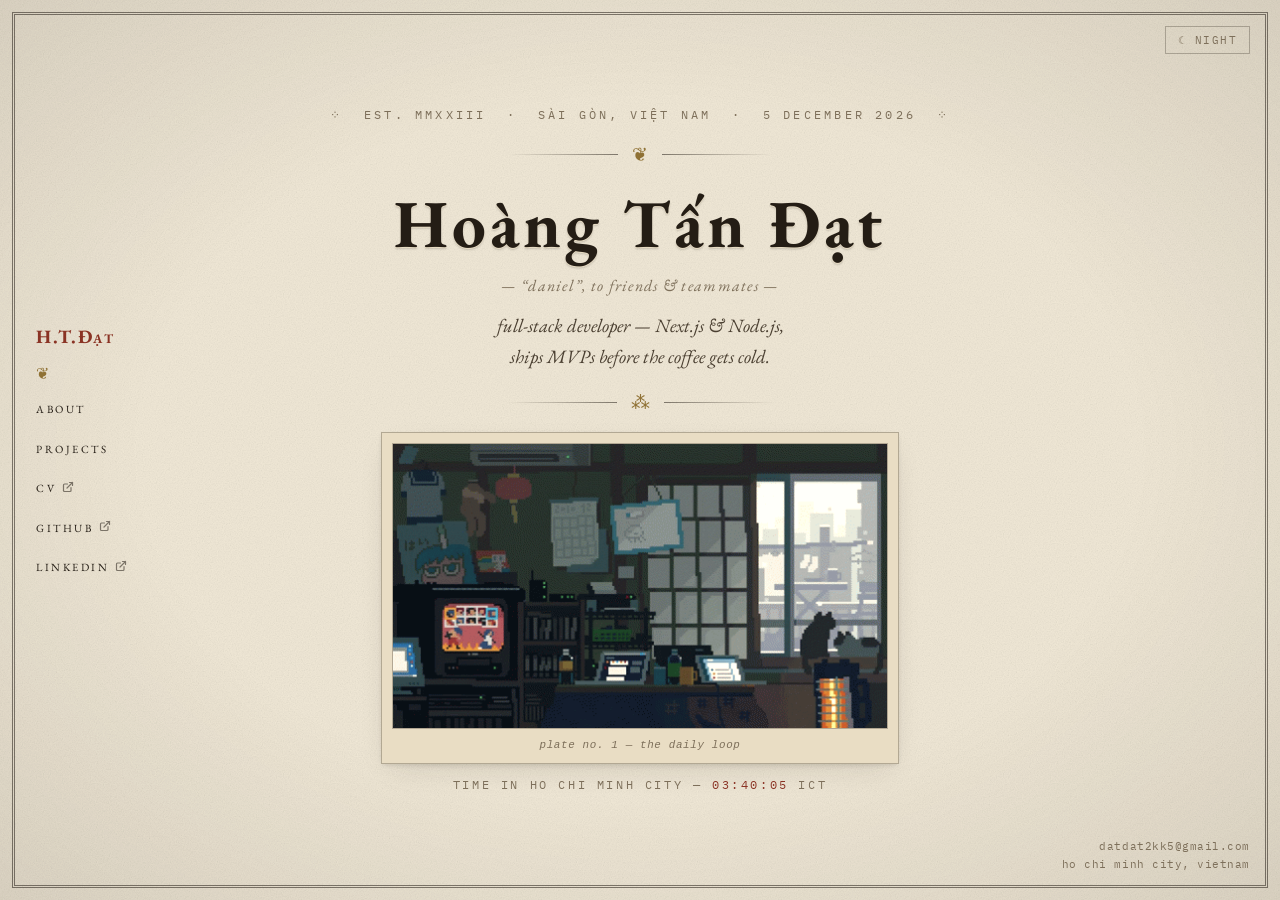
<file: index.html>
<!DOCTYPE html>
<html lang="en">
<head>
<meta charset="utf-8">
<meta name="viewport" content="width=device-width, initial-scale=1">

<title>Hoàng Tấn Đạt — Software Engineer</title>
<meta name="description" content="Hoàng Tấn Đạt — full-stack developer specializing in Next.js and Node.js, based in Ho Chi Minh City. Builder of GU.AI and HistoryTalk. Field notes of a developer.">
<meta name="author" content="Hoàng Tấn Đạt">
<link rel="canonical" href="https://dathoang1412.github.io/">

<meta property="og:type" content="website">
<meta property="og:title" content="Hoàng Tấn Đạt — Software Engineer">
<meta property="og:description" content="Field notes of a software engineer in Ho Chi Minh City.">
<meta property="og:url" content="https://dathoang1412.github.io/">
<meta property="og:image" content="https://dathoang1412.github.io/assets/images/avatar.jpg">
<meta name="twitter:card" content="summary_large_image">

<script type="application/ld+json">
{
  "@context": "https://schema.org",
  "@type": "Person",
  "name": "Hoàng Tấn Đạt",
  "alternateName": ["Hoang Tan Dat", "Daniel"],
  "url": "https://dathoang1412.github.io/",
  "jobTitle": "Software Engineering Student",
  "affiliation": { "@type": "CollegeOrUniversity", "name": "FPT University, Ho Chi Minh City" },
  "address": { "@type": "PostalAddress", "addressLocality": "Ho Chi Minh City", "addressCountry": "VN" },
  "sameAs": [
    "https://github.com/dathoang1412",
    "https://linkedin.com/in/dathoang1412"
  ]
}
</script>

<script>(function(){try{var t=localStorage.getItem("theme");if(t==="dark"||(!t&&matchMedia("(prefers-color-scheme: dark)").matches))document.documentElement.classList.add("dark")}catch(e){}})();</script>

<link rel="preload" href="assets/fonts/ebgaramond-400to800-normal-latin.woff2" as="font" type="font/woff2" crossorigin>
<link rel="preload" href="assets/fonts/ebgaramond-400to800-normal-vietnamese.woff2" as="font" type="font/woff2" crossorigin>
<link rel="preload" href="assets/fonts/ebgaramond-400to800-italic-latin.woff2" as="font" type="font/woff2" crossorigin>
<link rel="preload" href="assets/fonts/ebgaramond-400to800-italic-vietnamese.woff2" as="font" type="font/woff2" crossorigin>
<link rel="preload" href="assets/fonts/ibmplexmono-400-normal-latin.woff2" as="font" type="font/woff2" crossorigin>
<link rel="preload" href="assets/fonts/ibmplexmono-400-normal-vietnamese.woff2" as="font" type="font/woff2" crossorigin>
<link rel="stylesheet" href="assets/css/fonts.css">
<link rel="stylesheet" href="assets/css/style.css">

<link rel="icon" href="data:image/svg+xml,%3Csvg xmlns='http://www.w3.org/2000/svg' viewBox='0 0 100 100'%3E%3Ctext y='.9em' font-size='90'%3E%E2%9D%A6%3C/text%3E%3C/svg%3E">
</head>

<body class="home">

<div class="frame" aria-hidden="true"></div>
<button class="lamp" type="button" aria-label="Toggle day / night theme">☾ night</button>

<nav class="side-nav" aria-label="Main">
  <a class="brand" href="index.html" aria-current="page">H.T.Đạt</a>
  <span class="side-orn" aria-hidden="true">❦</span>
  <a href="about.html">about</a>
  <a href="projects.html">projects</a>
  <a href="https://dathoang1412.github.io/assets/cv.pdf" target="_blank" rel="noopener">cv</a>
  <a href="https://github.com/dathoang1412" target="_blank" rel="noopener">github</a>
  <a href="https://linkedin.com/in/dathoang1412" target="_blank" rel="noopener">linkedin</a>
</nav>

<main class="title-page">
  <div class="inner">

    <p class="epigraph rise" style="--d:.05s">⁘ &nbsp;est. mmxxiii &nbsp;·&nbsp; sài gòn, việt nam &nbsp;·&nbsp; <span id="today"></span>&nbsp; ⁘</p>

    <div class="orn rise" style="--d:.15s" aria-hidden="true">❦</div>

    <h1 class="display-name rise" style="--d:.25s">Hoàng Tấn Đạt</h1>

    <p class="aka rise" style="--d:.32s">— “daniel”, to friends &amp; teammates —</p>

    <p class="tagline rise" style="--d:.4s">full-stack developer — Next.js &amp; Node.js,<br>
    ships MVPs before the coffee gets cold.</p>

    <div class="orn rise" style="--d:.5s" aria-hidden="true">⁂</div>

    <figure class="plate rise" style="--d:.6s">
      <img src="assets/images/banner.gif" width="498" height="286" alt="Animated scene — the daily loop of a developer">
      <figcaption>plate no. 1 — the daily loop</figcaption>
    </figure>

    <p class="clock-line rise" style="--d:.75s">
      time in ho chi minh city — <time id="clock">00:00:00</time> ict
    </p>

  </div>
</main>

<aside class="corner-note rise" style="--d:1s">
  <div><a href="mailto:datdat2kk5@gmail.com">datdat2kk5@gmail.com</a></div>
  <div>ho chi minh city, vietnam</div>
</aside>

<script src="assets/js/main.js"></script>
</body>
</html>
</file>
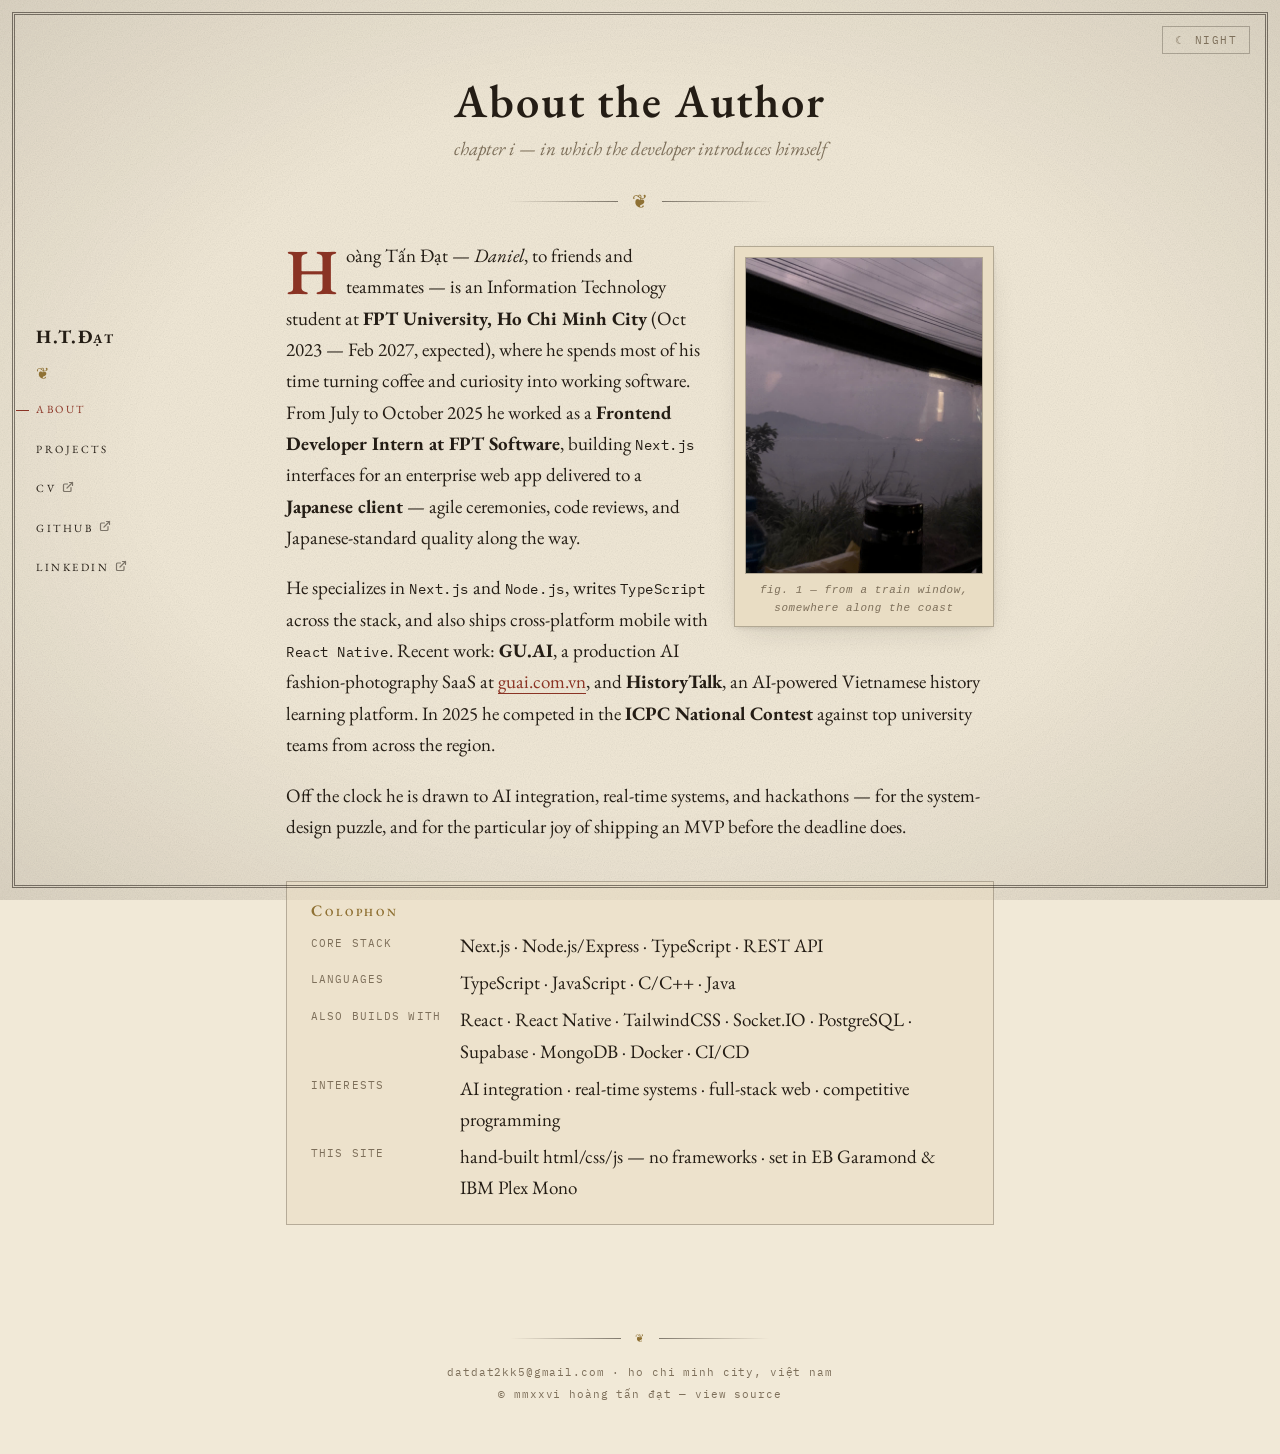
<file: about.html>
<!DOCTYPE html>
<html lang="en">
<head>
<meta charset="utf-8">
<meta name="viewport" content="width=device-width, initial-scale=1">

<title>About — Hoàng Tấn Đạt</title>
<meta name="description" content="About Hoàng Tấn Đạt — full-stack developer specializing in Next.js and Node.js, IT student at FPT University HCMC, former frontend intern at FPT Software, ICPC contestant.">
<meta name="author" content="Hoàng Tấn Đạt">
<link rel="canonical" href="https://dathoang1412.github.io/about.html">

<meta property="og:type" content="profile">
<meta property="og:title" content="About — Hoàng Tấn Đạt">
<meta property="og:description" content="Full-stack developer (Next.js, Node.js), IT student at FPT University HCMC, former frontend intern at FPT Software.">
<meta property="og:url" content="https://dathoang1412.github.io/about.html">
<meta property="og:image" content="https://dathoang1412.github.io/assets/images/avatar.jpg">
<meta name="twitter:card" content="summary_large_image">

<script>(function(){try{var t=localStorage.getItem("theme");if(t==="dark"||(!t&&matchMedia("(prefers-color-scheme: dark)").matches))document.documentElement.classList.add("dark")}catch(e){}})();</script>

<link rel="preload" href="assets/fonts/ebgaramond-400to800-normal-latin.woff2" as="font" type="font/woff2" crossorigin>
<link rel="preload" href="assets/fonts/ebgaramond-400to800-normal-vietnamese.woff2" as="font" type="font/woff2" crossorigin>
<link rel="preload" href="assets/fonts/ebgaramond-400to800-italic-latin.woff2" as="font" type="font/woff2" crossorigin>
<link rel="preload" href="assets/fonts/ebgaramond-400to800-italic-vietnamese.woff2" as="font" type="font/woff2" crossorigin>
<link rel="preload" href="assets/fonts/ibmplexmono-400-normal-latin.woff2" as="font" type="font/woff2" crossorigin>
<link rel="preload" href="assets/fonts/ibmplexmono-400-normal-vietnamese.woff2" as="font" type="font/woff2" crossorigin>
<link rel="stylesheet" href="assets/css/fonts.css">
<link rel="stylesheet" href="assets/css/style.css">

<link rel="icon" href="data:image/svg+xml,%3Csvg xmlns='http://www.w3.org/2000/svg' viewBox='0 0 100 100'%3E%3Ctext y='.9em' font-size='90'%3E%E2%9D%A6%3C/text%3E%3C/svg%3E">
</head>

<body>

<div class="frame" aria-hidden="true"></div>
<button class="lamp" type="button" aria-label="Toggle day / night theme">☾ night</button>

<nav class="side-nav" aria-label="Main">
  <a class="brand" href="index.html">H.T.Đạt</a>
  <span class="side-orn" aria-hidden="true">❦</span>
  <a href="about.html" aria-current="page">about</a>
  <a href="projects.html">projects</a>
  <a href="https://dathoang1412.github.io/assets/cv.pdf" target="_blank" rel="noopener">cv</a>
  <a href="https://github.com/dathoang1412" target="_blank" rel="noopener">github</a>
  <a href="https://linkedin.com/in/dathoang1412" target="_blank" rel="noopener">linkedin</a>
</nav>

<div class="sheet">

  <div class="page-title rise" style="--d:.1s">
    <h1>About the Author</h1>
    <p class="sub">chapter i — in which the developer introduces himself</p>
    <div class="orn" aria-hidden="true">❦</div>
  </div>

  <main>
    <figure class="plate portrait-wrap rise" style="--d:.2s">
      <img src="assets/images/avatar.jpg" width="960" height="1280" alt="View from a train window at dusk — mountains and mist near the Hải Vân pass">
      <figcaption>fig. 1 — from a train window, somewhere along the coast</figcaption>
    </figure>

    <p class="dropcap rise" style="--d:.3s">
      Hoàng Tấn Đạt — <em>Daniel</em>, to friends and teammates — is an
      Information Technology student at
      <strong>FPT University, Ho Chi Minh City</strong> (Oct 2023 — Feb 2027,
      expected), where he spends most of his time turning coffee and curiosity
      into working software. From July to October 2025 he worked as a
      <strong>Frontend Developer Intern at FPT Software</strong>, building
      <span class="mono">Next.js</span> interfaces for an enterprise web app
      delivered to a <strong>Japanese client</strong> — agile ceremonies, code
      reviews, and Japanese-standard quality along the way.
    </p>

    <p class="rise" style="--d:.4s">
      He specializes in <span class="mono">Next.js</span> and
      <span class="mono">Node.js</span>, writes <span class="mono">TypeScript</span>
      across the stack, and also ships cross-platform mobile with
      <span class="mono">React Native</span>. Recent work: <strong>GU.AI</strong>,
      a production AI fashion-photography SaaS at
      <a href="https://guai.com.vn" target="_blank" rel="noopener">guai.com.vn</a>,
      and <strong>HistoryTalk</strong>, an AI-powered Vietnamese history learning
      platform. In 2025 he competed in the <strong>ICPC National Contest</strong>
      against top university teams from across the region.
    </p>

    <p class="rise" style="--d:.5s">
      Off the clock he is drawn to AI integration, real-time systems, and
      hackathons — for the system-design puzzle, and for the particular joy of
      shipping an MVP before the deadline does.
    </p>

    <section class="colophon reveal" aria-label="Colophon">
      <h2>Colophon</h2>
      <dl>
        <dt>core stack</dt>
        <dd>Next.js · Node.js/Express · TypeScript · REST API</dd>
        <dt>languages</dt>
        <dd>TypeScript · JavaScript · C/C++ · Java</dd>
        <dt>also builds with</dt>
        <dd>React · React Native · TailwindCSS · Socket.IO · PostgreSQL · Supabase · MongoDB · Docker · CI/CD</dd>
        <dt>interests</dt>
        <dd>AI integration · real-time systems · full-stack web · competitive programming</dd>
        <dt>this site</dt>
        <dd>hand-built html/css/js — no frameworks · set in EB Garamond &amp; IBM Plex Mono</dd>
      </dl>
    </section>
  </main>

</div>

<footer class="footer">
  <div class="orn" aria-hidden="true">❦</div>
  <div><a href="mailto:datdat2kk5@gmail.com">datdat2kk5@gmail.com</a> · ho chi minh city, việt nam</div>
  <div>© mmxxvi hoàng tấn đạt — <a href="https://github.com/dathoang1412/dathoang1412.github.io" target="_blank" rel="noopener">view source</a></div>
</footer>

<script src="assets/js/main.js"></script>
</body>
</html>
</file>
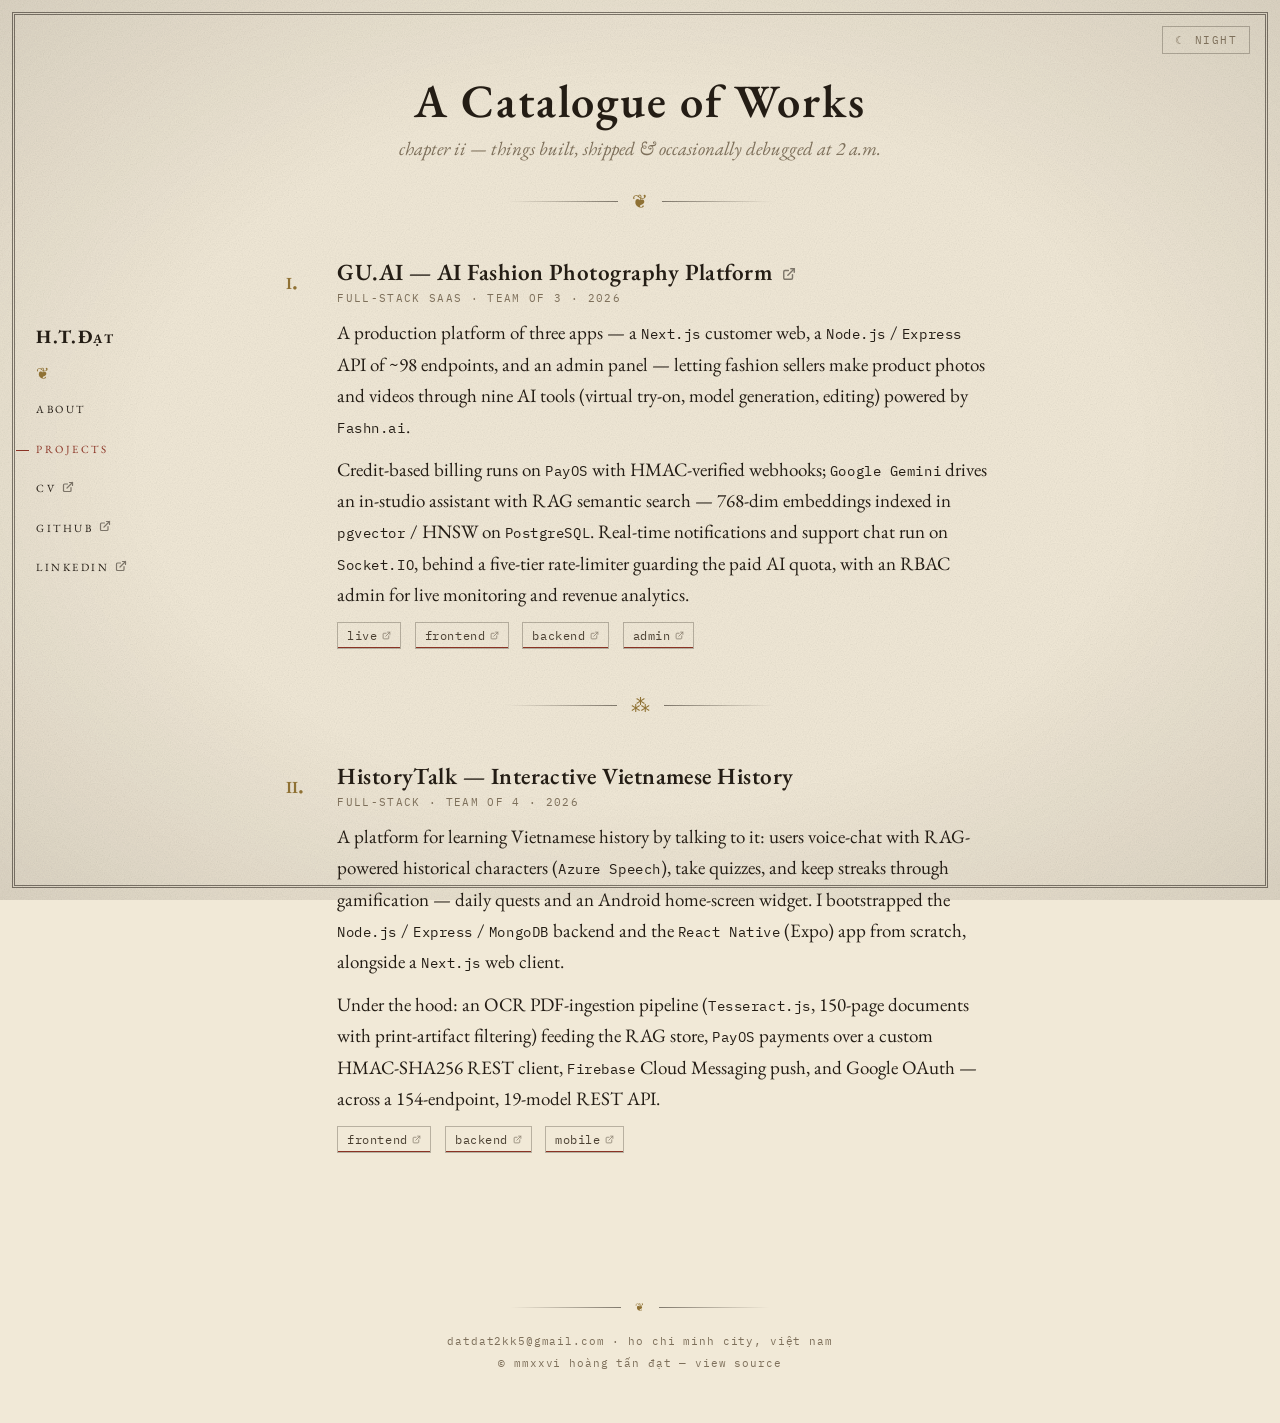
<file: projects.html>
<!DOCTYPE html>
<html lang="en">
<head>
<meta charset="utf-8">
<meta name="viewport" content="width=device-width, initial-scale=1">

<title>Projects — Hoàng Tấn Đạt</title>
<meta name="description" content="Projects by Hoàng Tấn Đạt: GU.AI, a production AI fashion photography SaaS (Next.js, Node.js), and HistoryTalk, an AI-powered Vietnamese history learning platform.">
<meta name="author" content="Hoàng Tấn Đạt">
<link rel="canonical" href="https://dathoang1412.github.io/projects.html">

<meta property="og:type" content="website">
<meta property="og:title" content="Projects — Hoàng Tấn Đạt">
<meta property="og:description" content="GU.AI — an AI fashion photography SaaS — and HistoryTalk, built on Next.js and Node.js.">
<meta property="og:url" content="https://dathoang1412.github.io/projects.html">
<meta property="og:image" content="https://dathoang1412.github.io/assets/images/avatar.jpg">
<meta name="twitter:card" content="summary_large_image">

<script>(function(){try{var t=localStorage.getItem("theme");if(t==="dark"||(!t&&matchMedia("(prefers-color-scheme: dark)").matches))document.documentElement.classList.add("dark")}catch(e){}})();</script>

<link rel="preload" href="assets/fonts/ebgaramond-400to800-normal-latin.woff2" as="font" type="font/woff2" crossorigin>
<link rel="preload" href="assets/fonts/ebgaramond-400to800-normal-vietnamese.woff2" as="font" type="font/woff2" crossorigin>
<link rel="preload" href="assets/fonts/ebgaramond-400to800-italic-latin.woff2" as="font" type="font/woff2" crossorigin>
<link rel="preload" href="assets/fonts/ebgaramond-400to800-italic-vietnamese.woff2" as="font" type="font/woff2" crossorigin>
<link rel="preload" href="assets/fonts/ibmplexmono-400-normal-latin.woff2" as="font" type="font/woff2" crossorigin>
<link rel="preload" href="assets/fonts/ibmplexmono-400-normal-vietnamese.woff2" as="font" type="font/woff2" crossorigin>
<link rel="stylesheet" href="assets/css/fonts.css">
<link rel="stylesheet" href="assets/css/style.css">

<link rel="icon" href="data:image/svg+xml,%3Csvg xmlns='http://www.w3.org/2000/svg' viewBox='0 0 100 100'%3E%3Ctext y='.9em' font-size='90'%3E%E2%9D%A6%3C/text%3E%3C/svg%3E">
</head>

<body>

<div class="frame" aria-hidden="true"></div>
<button class="lamp" type="button" aria-label="Toggle day / night theme">☾ night</button>

<nav class="side-nav" aria-label="Main">
  <a class="brand" href="index.html">H.T.Đạt</a>
  <span class="side-orn" aria-hidden="true">❦</span>
  <a href="about.html">about</a>
  <a href="projects.html" aria-current="page">projects</a>
  <a href="https://dathoang1412.github.io/assets/cv.pdf" target="_blank" rel="noopener">cv</a>
  <a href="https://github.com/dathoang1412" target="_blank" rel="noopener">github</a>
  <a href="https://linkedin.com/in/dathoang1412" target="_blank" rel="noopener">linkedin</a>
</nav>

<div class="sheet">

  <div class="page-title rise" style="--d:.1s">
    <h1>A Catalogue of Works</h1>
    <p class="sub">chapter ii — things built, shipped &amp; occasionally debugged at 2 a.m.</p>
    <div class="orn" aria-hidden="true">❦</div>
  </div>

  <main>

    <article class="entry reveal">
      <span class="numeral" aria-hidden="true">i.</span>
      <h2><a class="title-link" href="https://guai.com.vn" target="_blank" rel="noopener">GU.AI — AI Fashion Photography Platform</a></h2>
      <p class="when">full-stack saas · team of 3 · 2026</p>
      <p>
        A production platform of three apps — a <span class="mono">Next.js</span>
        customer web, a <span class="mono">Node.js</span> / <span class="mono">Express</span>
        API of ~98 endpoints, and an admin panel — letting fashion sellers make
        product photos and videos through nine AI tools (virtual try-on, model
        generation, editing) powered by <span class="mono">Fashn.ai</span>.
      </p>
      <p>
        Credit-based billing runs on <span class="mono">PayOS</span> with
        HMAC-verified webhooks; <span class="mono">Google Gemini</span> drives an
        in-studio assistant with RAG semantic search — 768-dim embeddings indexed
        in <span class="mono">pgvector</span> / HNSW on
        <span class="mono">PostgreSQL</span>. Real-time notifications and support
        chat run on <span class="mono">Socket.IO</span>, behind a five-tier
        rate-limiter guarding the paid AI quota, with an RBAC admin for live
        monitoring and revenue analytics.
      </p>
      <p class="refs">
        <a href="https://guai.com.vn" target="_blank" rel="noopener">live</a>
        <a href="https://github.com/GU-AI-enterprise/GU.AI-Frontend" target="_blank" rel="noopener">frontend</a>
        <a href="https://github.com/GU-AI-enterprise/GU.AI-Backend" target="_blank" rel="noopener">backend</a>
        <a href="https://github.com/GU-AI-enterprise/GU.AI-admin-panel" target="_blank" rel="noopener">admin</a>
      </p>
    </article>

    <div class="orn reveal" aria-hidden="true">⁂</div>

    <article class="entry reveal">
      <span class="numeral" aria-hidden="true">ii.</span>
      <h2>HistoryTalk — Interactive Vietnamese History</h2>
      <p class="when">full-stack · team of 4 · 2026</p>
      <p>
        A platform for learning Vietnamese history by talking to it: users
        voice-chat with RAG-powered historical characters (<span class="mono">Azure Speech</span>),
        take quizzes, and keep streaks through gamification — daily quests and an
        Android home-screen widget. I bootstrapped the
        <span class="mono">Node.js</span> / <span class="mono">Express</span> /
        <span class="mono">MongoDB</span> backend and the
        <span class="mono">React Native</span> (Expo) app from scratch, alongside
        a <span class="mono">Next.js</span> web client.
      </p>
      <p>
        Under the hood: an OCR PDF-ingestion pipeline
        (<span class="mono">Tesseract.js</span>, 150-page documents with
        print-artifact filtering) feeding the RAG store, <span class="mono">PayOS</span>
        payments over a custom HMAC-SHA256 REST client,
        <span class="mono">Firebase</span> Cloud Messaging push, and Google OAuth —
        across a 154-endpoint, 19-model REST API.
      </p>
      <p class="refs">
        <a href="https://github.com/CongThanh245/HistoryTalk-FE" target="_blank" rel="noopener">frontend</a>
        <a href="https://github.com/WDP301-HistoryTalk/wdp301-backend" target="_blank" rel="noopener">backend</a>
        <a href="https://github.com/WDP301-HistoryTalk/wdp301-mobile" target="_blank" rel="noopener">mobile</a>
      </p>
    </article>

  </main>

</div>

<footer class="footer">
  <div class="orn" aria-hidden="true">❦</div>
  <div><a href="mailto:datdat2kk5@gmail.com">datdat2kk5@gmail.com</a> · ho chi minh city, việt nam</div>
  <div>© mmxxvi hoàng tấn đạt — <a href="https://github.com/dathoang1412/dathoang1412.github.io" target="_blank" rel="noopener">view source</a></div>
</footer>

<script src="assets/js/main.js"></script>
</body>
</html>
</file>
<file: assets/css/fonts.css>
@font-face {
  font-family: 'EB Garamond';
  font-style: italic;
  font-weight: 400 800;
  font-display: optional;
  src: url('../fonts/ebgaramond-400to800-italic-vietnamese.woff2') format('woff2');
  unicode-range: U+0102-0103, U+0110-0111, U+0128-0129, U+0168-0169, U+01A0-01A1, U+01AF-01B0, U+0300-0301, U+0303-0304, U+0308-0309, U+0323, U+0329, U+1EA0-1EF9, U+20AB;
}
@font-face {
  font-family: 'EB Garamond';
  font-style: italic;
  font-weight: 400 800;
  font-display: optional;
  src: url('../fonts/ebgaramond-400to800-italic-latin-ext.woff2') format('woff2');
  unicode-range: U+0100-02BA, U+02BD-02C5, U+02C7-02CC, U+02CE-02D7, U+02DD-02FF, U+0304, U+0308, U+0329, U+1D00-1DBF, U+1E00-1E9F, U+1EF2-1EFF, U+2020, U+20A0-20AB, U+20AD-20C0, U+2113, U+2C60-2C7F, U+A720-A7FF;
}
@font-face {
  font-family: 'EB Garamond';
  font-style: italic;
  font-weight: 400 800;
  font-display: optional;
  src: url('../fonts/ebgaramond-400to800-italic-latin.woff2') format('woff2');
  unicode-range: U+0000-00FF, U+0131, U+0152-0153, U+02BB-02BC, U+02C6, U+02DA, U+02DC, U+0304, U+0308, U+0329, U+2000-206F, U+20AC, U+2122, U+2191, U+2193, U+2212, U+2215, U+FEFF, U+FFFD;
}
@font-face {
  font-family: 'EB Garamond';
  font-style: normal;
  font-weight: 400 800;
  font-display: optional;
  src: url('../fonts/ebgaramond-400to800-normal-vietnamese.woff2') format('woff2');
  unicode-range: U+0102-0103, U+0110-0111, U+0128-0129, U+0168-0169, U+01A0-01A1, U+01AF-01B0, U+0300-0301, U+0303-0304, U+0308-0309, U+0323, U+0329, U+1EA0-1EF9, U+20AB;
}
@font-face {
  font-family: 'EB Garamond';
  font-style: normal;
  font-weight: 400 800;
  font-display: optional;
  src: url('../fonts/ebgaramond-400to800-normal-latin-ext.woff2') format('woff2');
  unicode-range: U+0100-02BA, U+02BD-02C5, U+02C7-02CC, U+02CE-02D7, U+02DD-02FF, U+0304, U+0308, U+0329, U+1D00-1DBF, U+1E00-1E9F, U+1EF2-1EFF, U+2020, U+20A0-20AB, U+20AD-20C0, U+2113, U+2C60-2C7F, U+A720-A7FF;
}
@font-face {
  font-family: 'EB Garamond';
  font-style: normal;
  font-weight: 400 800;
  font-display: optional;
  src: url('../fonts/ebgaramond-400to800-normal-latin.woff2') format('woff2');
  unicode-range: U+0000-00FF, U+0131, U+0152-0153, U+02BB-02BC, U+02C6, U+02DA, U+02DC, U+0304, U+0308, U+0329, U+2000-206F, U+20AC, U+2122, U+2191, U+2193, U+2212, U+2215, U+FEFF, U+FFFD;
}
@font-face {
  font-family: 'IBM Plex Mono';
  font-style: italic;
  font-weight: 400;
  font-display: optional;
  src: url('../fonts/ibmplexmono-400-italic-vietnamese.woff2') format('woff2');
  unicode-range: U+0102-0103, U+0110-0111, U+0128-0129, U+0168-0169, U+01A0-01A1, U+01AF-01B0, U+0300-0301, U+0303-0304, U+0308-0309, U+0323, U+0329, U+1EA0-1EF9, U+20AB;
}
@font-face {
  font-family: 'IBM Plex Mono';
  font-style: italic;
  font-weight: 400;
  font-display: optional;
  src: url('../fonts/ibmplexmono-400-italic-latin-ext.woff2') format('woff2');
  unicode-range: U+0100-02BA, U+02BD-02C5, U+02C7-02CC, U+02CE-02D7, U+02DD-02FF, U+0304, U+0308, U+0329, U+1D00-1DBF, U+1E00-1E9F, U+1EF2-1EFF, U+2020, U+20A0-20AB, U+20AD-20C0, U+2113, U+2C60-2C7F, U+A720-A7FF;
}
@font-face {
  font-family: 'IBM Plex Mono';
  font-style: italic;
  font-weight: 400;
  font-display: optional;
  src: url('../fonts/ibmplexmono-400-italic-latin.woff2') format('woff2');
  unicode-range: U+0000-00FF, U+0131, U+0152-0153, U+02BB-02BC, U+02C6, U+02DA, U+02DC, U+0304, U+0308, U+0329, U+2000-206F, U+20AC, U+2122, U+2191, U+2193, U+2212, U+2215, U+FEFF, U+FFFD;
}
@font-face {
  font-family: 'IBM Plex Mono';
  font-style: normal;
  font-weight: 400;
  font-display: optional;
  src: url('../fonts/ibmplexmono-400-normal-vietnamese.woff2') format('woff2');
  unicode-range: U+0102-0103, U+0110-0111, U+0128-0129, U+0168-0169, U+01A0-01A1, U+01AF-01B0, U+0300-0301, U+0303-0304, U+0308-0309, U+0323, U+0329, U+1EA0-1EF9, U+20AB;
}
@font-face {
  font-family: 'IBM Plex Mono';
  font-style: normal;
  font-weight: 400;
  font-display: optional;
  src: url('../fonts/ibmplexmono-400-normal-latin-ext.woff2') format('woff2');
  unicode-range: U+0100-02BA, U+02BD-02C5, U+02C7-02CC, U+02CE-02D7, U+02DD-02FF, U+0304, U+0308, U+0329, U+1D00-1DBF, U+1E00-1E9F, U+1EF2-1EFF, U+2020, U+20A0-20AB, U+20AD-20C0, U+2113, U+2C60-2C7F, U+A720-A7FF;
}
@font-face {
  font-family: 'IBM Plex Mono';
  font-style: normal;
  font-weight: 400;
  font-display: optional;
  src: url('../fonts/ibmplexmono-400-normal-latin.woff2') format('woff2');
  unicode-range: U+0000-00FF, U+0131, U+0152-0153, U+02BB-02BC, U+02C6, U+02DA, U+02DC, U+0304, U+0308, U+0329, U+2000-206F, U+20AC, U+2122, U+2191, U+2193, U+2212, U+2215, U+FEFF, U+FFFD;
}
@font-face {
  font-family: 'IBM Plex Mono';
  font-style: normal;
  font-weight: 500;
  font-display: optional;
  src: url('../fonts/ibmplexmono-500-normal-vietnamese.woff2') format('woff2');
  unicode-range: U+0102-0103, U+0110-0111, U+0128-0129, U+0168-0169, U+01A0-01A1, U+01AF-01B0, U+0300-0301, U+0303-0304, U+0308-0309, U+0323, U+0329, U+1EA0-1EF9, U+20AB;
}
@font-face {
  font-family: 'IBM Plex Mono';
  font-style: normal;
  font-weight: 500;
  font-display: optional;
  src: url('../fonts/ibmplexmono-500-normal-latin-ext.woff2') format('woff2');
  unicode-range: U+0100-02BA, U+02BD-02C5, U+02C7-02CC, U+02CE-02D7, U+02DD-02FF, U+0304, U+0308, U+0329, U+1D00-1DBF, U+1E00-1E9F, U+1EF2-1EFF, U+2020, U+20A0-20AB, U+20AD-20C0, U+2113, U+2C60-2C7F, U+A720-A7FF;
}
@font-face {
  font-family: 'IBM Plex Mono';
  font-style: normal;
  font-weight: 500;
  font-display: optional;
  src: url('../fonts/ibmplexmono-500-normal-latin.woff2') format('woff2');
  unicode-range: U+0000-00FF, U+0131, U+0152-0153, U+02BB-02BC, U+02C6, U+02DA, U+02DC, U+0304, U+0308, U+0329, U+2000-206F, U+20AC, U+2122, U+2191, U+2193, U+2212, U+2215, U+FEFF, U+FFFD;
}
</file>
<file: assets/css/style.css>
/* ============================================================
   dathoang1412.github.io — "field notes of a software engineer"
   hand-built. no frameworks. set in EB Garamond & IBM Plex Mono.
   ============================================================ */

:root {
  --paper:        #f1e9d7;
  --paper-2:      #e9ddc4;
  --ink:          #241d15;
  --ink-soft:     #4a3f31;
  --muted:        #7d6f5a;
  --accent:       #8a3324;
  --gold:         #8f7134;
  --rule:         rgba(36, 29, 21, 0.28);
  --rule-strong:  rgba(36, 29, 21, 0.55);
  --shadow:       rgba(36, 29, 21, 0.18);
  --grain-alpha:  0.5;
  --vignette:     rgba(36, 29, 21, 0.1);

  --serif: "EB Garamond", "Times New Roman", Georgia, serif;
  --mono:  "IBM Plex Mono", Consolas, "Courier New", monospace;
}

:root.dark {
  --paper:        #17120d;
  --paper-2:      #211a13;
  --ink:          #e6d9bf;
  --ink-soft:     #c9b998;
  --muted:        #8d7d63;
  --accent:       #d0815a;
  --gold:         #b0894a;
  --rule:         rgba(230, 217, 191, 0.22);
  --rule-strong:  rgba(230, 217, 191, 0.45);
  --shadow:       rgba(0, 0, 0, 0.5);
  --grain-alpha:  0.3;
  --vignette:     rgba(0, 0, 0, 0.35);
}

/* ---------- base ---------- */

* { box-sizing: border-box; }

html { height: 100%; }

body {
  margin: 0;
  min-height: 100vh;
  background: var(--paper);
  color: var(--ink);
  font-family: var(--serif);
  font-size: 19px;
  line-height: 1.65;
  -webkit-font-smoothing: antialiased;
  overflow-x: hidden;
}

:root.theme-anim body,
:root.theme-anim body * {
  transition: background-color 0.5s ease, color 0.5s ease,
              border-color 0.5s ease, box-shadow 0.5s ease;
}

/* paper grain + candlelight vignette */
body::before {
  content: "";
  position: fixed;
  inset: 0;
  z-index: 1;
  pointer-events: none;
  opacity: var(--grain-alpha);
  mix-blend-mode: multiply;
  background-image: url("data:image/svg+xml,%3Csvg xmlns='http://www.w3.org/2000/svg' width='240' height='240'%3E%3Cfilter id='n'%3E%3CfeTurbulence type='fractalNoise' baseFrequency='0.85' numOctaves='2' stitchTiles='stitch'/%3E%3CfeColorMatrix type='saturate' values='0'/%3E%3C/filter%3E%3Crect width='100%25' height='100%25' filter='url(%23n)' opacity='0.4'/%3E%3C/svg%3E");
}

body::after {
  content: "";
  position: fixed;
  inset: 0;
  z-index: 1;
  pointer-events: none;
  background: radial-gradient(ellipse at center,
              transparent 55%, var(--vignette) 100%);
}

::selection { background: var(--accent); color: var(--paper); }

/* the double frame, like an old title page */
.frame {
  position: fixed;
  inset: 12px;
  z-index: 40;
  pointer-events: none;
  border: 3px double var(--rule-strong);
}

/* ---------- typography ---------- */

h1, h2, h3 { font-weight: 600; line-height: 1.15; margin: 0; }

a {
  color: var(--accent);
  text-decoration: none;
  position: relative;
}

.u, p a, li a {
  background-image: linear-gradient(var(--accent), var(--accent));
  background-repeat: no-repeat;
  background-size: 100% 1px;
  background-position: 0 100%;
}

.smallcaps {
  font-variant: small-caps;
  letter-spacing: 0.14em;
}

.mono {
  font-family: var(--mono);
  font-size: 0.72em;
  letter-spacing: 0.04em;
}

.muted { color: var(--muted); }

/* ornament divider: ——— ❦ ——— */
.orn {
  display: flex;
  align-items: center;
  gap: 14px;
  justify-content: center;
  color: var(--gold);
  margin: 1.4rem auto;
  user-select: none;
}
.orn::before, .orn::after {
  content: "";
  height: 1px;
  width: min(110px, 24vw);
  background: linear-gradient(90deg, transparent, var(--rule-strong));
}
.orn::after {
  background: linear-gradient(90deg, var(--rule-strong), transparent);
}

/* ---------- side nav: the book's spine, same on every page ---------- */

/* centered with top/bottom+margin, NOT transform —
   the .rise animation animates transform and would override it */
.side-nav {
  position: fixed;
  left: 36px;
  top: 0;
  bottom: 0;
  margin: auto 0;
  height: max-content;
  z-index: 41;
  display: flex;
  flex-direction: column;
  align-items: flex-start;
  gap: 0.85rem;
  font-variant: small-caps;
  letter-spacing: 0.16em;
  font-size: 0.98rem;
}

.side-nav .brand {
  font-weight: 700;
  font-size: 1.18rem;
  letter-spacing: 0.1em;
  color: var(--ink);
}

.side-nav .side-orn {
  color: var(--gold);
  user-select: none;
  line-height: 1;
}

.side-nav a {
  color: var(--ink);
  position: relative;
  transition: color 0.3s ease, transform 0.3s cubic-bezier(0.22, 1, 0.36, 1);
}

.side-nav a:not(.brand)::before {
  content: "";
  position: absolute;
  left: -20px;
  top: 58%;
  width: 13px;
  height: 1px;
  background: var(--accent);
  transform: scaleX(0);
  transform-origin: left;
  transition: transform 0.35s cubic-bezier(0.22, 1, 0.36, 1);
}

.side-nav a:hover,
.side-nav a:focus-visible,
.side-nav a[aria-current="page"] { color: var(--accent); }

.side-nav a:not(.brand):hover { transform: translateX(4px); }

.side-nav a:hover::before,
.side-nav a:focus-visible::before,
.side-nav a[aria-current="page"]::before { transform: scaleX(1); }

/* external links wear a small engraved arrow-box icon,
   drawn from an inline svg mask and inked with currentColor */
.side-nav a[target="_blank"]::after,
.entry .refs a::after,
.entry h2 .title-link::after {
  content: "";
  display: inline-block;
  width: 0.78em;
  height: 0.78em;
  margin-left: 0.4em;
  vertical-align: -0.06em;
  background-color: currentColor;
  opacity: 0.55;
  -webkit-mask: url("data:image/svg+xml,%3Csvg xmlns='http://www.w3.org/2000/svg' viewBox='0 0 24 24' fill='none' stroke='%23000' stroke-width='2.4' stroke-linecap='round' stroke-linejoin='round'%3E%3Cpath d='M18 13v6a2 2 0 0 1-2 2H5a2 2 0 0 1-2-2V8a2 2 0 0 1 2-2h6'/%3E%3Cpath d='M15 3h6v6'/%3E%3Cpath d='M10 14 21 3'/%3E%3C/svg%3E") no-repeat center / contain;
  mask: url("data:image/svg+xml,%3Csvg xmlns='http://www.w3.org/2000/svg' viewBox='0 0 24 24' fill='none' stroke='%23000' stroke-width='2.4' stroke-linecap='round' stroke-linejoin='round'%3E%3Cpath d='M18 13v6a2 2 0 0 1-2 2H5a2 2 0 0 1-2-2V8a2 2 0 0 1 2-2h6'/%3E%3Cpath d='M15 3h6v6'/%3E%3Cpath d='M10 14 21 3'/%3E%3C/svg%3E") no-repeat center / contain;
  transition: opacity 0.25s ease;
}

.side-nav a[target="_blank"]:hover::after,
.side-nav a[target="_blank"]:focus-visible::after,
.entry .refs a:hover::after,
.entry h2 .title-link:hover::after,
.entry h2 .title-link:focus-visible::after { opacity: 1; }

/* narrow screens: the spine folds into a top bar */
@media (max-width: 1080px) {
  .side-nav {
    position: static;
    margin: 0;
    height: auto;
    flex-direction: row;
    flex-wrap: wrap;
    align-items: baseline;
    justify-content: center;
    gap: 0.35rem 1.3rem;
    padding: 30px 20px 0;
    font-size: 0.92rem;
  }

  .side-nav .side-orn { display: none; }
  .side-nav a:not(.brand)::before { display: none; }
  .side-nav a:not(.brand):hover { transform: none; }

  /* on cover pages the bar floats over the full-height layout;
     centered with left/right+margin so .rise can't knock it loose */
  body.home .side-nav {
    position: fixed;
    top: 20px;
    left: 0;
    right: 0;
    margin: 0 auto;
    width: max-content;
    max-width: calc(100% - 56px);
    padding: 0;
  }

  body.home .title-page { padding-top: 96px; }
}

/* ---------- nav ---------- */

.nav {
  display: flex;
  flex-wrap: wrap;
  justify-content: center;
  gap: 0.35rem 1.6rem;
  font-variant: small-caps;
  letter-spacing: 0.16em;
  font-size: 1.02rem;
}

.nav a { color: var(--ink); }

.nav a::after {
  content: "";
  position: absolute;
  left: 0;
  bottom: -3px;
  width: 100%;
  height: 1px;
  background: var(--accent);
  transform: scaleX(0);
  transform-origin: left;
  transition: transform 0.35s cubic-bezier(0.22, 1, 0.36, 1);
}

.nav a:hover::after,
.nav a:focus-visible::after,
.nav a[aria-current="page"]::after { transform: scaleX(1); }

.nav a[aria-current="page"] { color: var(--accent); }

/* ---------- framed pictures ("plates") ---------- */

.plate {
  display: inline-block;
  margin: 0;
  padding: 10px 10px 8px;
  background: var(--paper-2);
  border: 1px solid var(--rule);
  box-shadow: 0 10px 30px -12px var(--shadow),
              0 2px 6px -2px var(--shadow);
  transition: transform 0.6s cubic-bezier(0.22, 1, 0.36, 1),
              box-shadow 0.6s ease;
}

.plate:hover {
  transform: translateY(-4px);
  box-shadow: 0 22px 44px -16px var(--shadow),
              0 4px 10px -3px var(--shadow);
}

.plate img {
  display: block;
  max-width: 100%;
  height: auto;
  border: 1px solid var(--rule);
  filter: sepia(0.28) contrast(1.02) saturate(0.92);
  transition: filter 0.6s ease;
}

.plate:hover img { filter: sepia(0.05) contrast(1.02); }

.plate figcaption {
  font-family: var(--mono);
  font-style: italic;
  font-size: 0.68rem;
  letter-spacing: 0.06em;
  color: var(--muted);
  text-align: center;
  padding-top: 8px;
}

/* ---------- home: the title page ---------- */

.title-page {
  height: 100vh;
  height: 100svh;
  display: flex;
  align-items: center;
  justify-content: center;
  text-align: center;
  position: relative;
  z-index: 2;
  padding: clamp(28px, 4vh, 56px) 20px;
  overflow: hidden;
}

.title-page .inner { max-width: 640px; }

/* every gap on the title page breathes with the viewport,
   so the whole cover always fits without scrolling */
.title-page p { margin: clamp(0.3rem, 1.2vh, 0.85rem) 0; }
.title-page .orn { margin: clamp(0.4rem, 1.6vh, 1.3rem) auto; }

.title-page .plate img {
  max-height: min(32vh, 286px);
  width: auto;
  max-width: 100%;
}

.epigraph {
  font-family: var(--mono);
  font-size: 0.72rem;
  letter-spacing: 0.28em;
  text-transform: uppercase;
  color: var(--muted);
}

.display-name {
  font-size: min(clamp(2.4rem, 7.5vw, 4.2rem), 8.5vh);
  font-weight: 700;
  letter-spacing: 0.06em;
  text-shadow: 0 1px 0 var(--paper-2), 0 2px 2px var(--shadow);
}

.aka {
  font-style: italic;
  font-size: 1rem;
  letter-spacing: 0.08em;
  color: var(--muted);
}

.tagline {
  font-style: italic;
  font-size: 1.18rem;
  color: var(--ink-soft);
  margin: 0.4rem 0 0;
}

.clock-line {
  font-family: var(--mono);
  font-size: 0.74rem;
  letter-spacing: 0.22em;
  text-transform: uppercase;
  color: var(--muted);
}

.clock-line time { color: var(--accent); font-style: normal; }

/* corner colophon (home, bottom right) */
.corner-note {
  position: fixed;
  right: 30px;
  bottom: 26px;
  z-index: 41;
  text-align: right;
  font-family: var(--mono);
  font-size: 0.66rem;
  line-height: 1.7;
  letter-spacing: 0.05em;
  color: var(--muted);
}

.corner-note a { color: var(--muted); }
.corner-note a:hover { color: var(--accent); }

/* short screens: tuck everything in tighter */
@media (max-height: 700px) {
  .tagline { font-size: 1.02rem; }
  .epigraph, .clock-line { font-size: 0.64rem; }
  .plate figcaption { display: none; }
  .corner-note { display: none; }
}

/* phones: the corner note would collide with the nav */
@media (max-width: 700px) {
  .corner-note { display: none; }
}

/* landscape phones & very cramped viewports: let it scroll
   rather than cut content off */
@media (max-height: 460px) {
  .title-page {
    height: auto;
    min-height: 100svh;
    overflow: visible;
  }
}

/* ---------- interior pages ---------- */

.sheet {
  position: relative;
  z-index: 2;
  max-width: 760px;
  margin: 0 auto;
  padding: 64px 26px 40px;
}

.page-title {
  text-align: center;
  margin-top: 0.6rem;
}

.page-title h1 {
  font-size: clamp(2rem, 5vw, 2.9rem);
  letter-spacing: 0.04em;
}

.page-title .sub {
  font-style: italic;
  color: var(--muted);
  margin-top: 0.35rem;
}

/* drop cap for the opening paragraph */
.dropcap::first-letter {
  float: left;
  font-size: 3.4em;
  line-height: 0.82;
  padding: 0.08em 0.12em 0 0;
  font-weight: 600;
  color: var(--accent);
}

/* ---------- projects catalogue ---------- */

.entry {
  margin: 2.6rem 0;
  padding-left: 3.2rem;
  position: relative;
}

.entry .numeral {
  position: absolute;
  left: 0;
  top: 0.1rem;
  font-size: 1.5rem;
  font-weight: 600;
  color: var(--gold);
  font-variant: small-caps;
}

.entry h2 {
  font-size: 1.45rem;
  letter-spacing: 0.02em;
}

/* a project title that is itself a link: ink underline
   draws across the whole line on hover */
.entry h2 .title-link {
  color: inherit;
  background-image: linear-gradient(var(--accent), var(--accent));
  background-repeat: no-repeat;
  background-size: 0% 1px;
  background-position: 0 94%;
  transition: background-size 0.45s cubic-bezier(0.22, 1, 0.36, 1),
              color 0.3s ease;
}

.entry h2 .title-link:hover,
.entry h2 .title-link:focus-visible {
  color: var(--accent);
  background-size: 100% 1px;
}

.entry h2 .title-link::after {
  width: 0.62em;
  height: 0.62em;
}

.entry .when {
  font-family: var(--mono);
  font-size: 0.7rem;
  letter-spacing: 0.12em;
  text-transform: uppercase;
  color: var(--muted);
  margin: 0.2rem 0 0.6rem;
}

.entry p { margin: 0 0 0.7rem; }

.entry .refs {
  font-family: var(--mono);
  font-size: 0.72rem;
  letter-spacing: 0.05em;
}

.entry .refs a {
  color: var(--ink-soft);
  border: 1px solid var(--rule);
  padding: 3px 9px;
  margin-right: 6px;
  display: inline-block;
  transition: color 0.25s ease, border-color 0.25s ease,
              transform 0.25s ease;
}

.entry .refs a:hover {
  color: var(--accent);
  border-color: var(--accent);
  transform: translateY(-2px);
}

/* ---------- about ---------- */

.portrait-wrap {
  float: right;
  width: min(260px, 42%);
  margin: 0.4rem 0 1rem 1.6rem;
  transform: rotate(1.6deg);
}

@media (max-width: 560px) {
  .portrait-wrap {
    float: none;
    width: 82%;
    margin: 0 auto 1.6rem;
    display: block;
  }
}

.colophon {
  margin-top: 2.4rem;
  border: 1px solid var(--rule);
  padding: 1.3rem 1.5rem;
  background: color-mix(in srgb, var(--paper-2) 55%, transparent);
}

.colophon h2 {
  font-variant: small-caps;
  letter-spacing: 0.18em;
  font-size: 1rem;
  color: var(--gold);
  margin-bottom: 0.6rem;
}

.colophon dl {
  margin: 0;
  display: grid;
  grid-template-columns: max-content 1fr;
  gap: 0.35rem 1.2rem;
}

.colophon dt {
  font-family: var(--mono);
  font-size: 0.7rem;
  letter-spacing: 0.1em;
  text-transform: uppercase;
  color: var(--muted);
  padding-top: 0.28em;
}

.colophon dd { margin: 0; }

@media (max-width: 480px) {
  .colophon dl { grid-template-columns: 1fr; gap: 0; }
  .colophon dd { margin-bottom: 0.6rem; }
}

/* ---------- footer ---------- */

.footer {
  position: relative;
  z-index: 2;
  text-align: center;
  padding: 2.5rem 20px 3rem;
  font-family: var(--mono);
  font-size: 0.68rem;
  letter-spacing: 0.08em;
  color: var(--muted);
  line-height: 2;
}

.footer .orn { margin-bottom: 0.8rem; }
.footer a { color: var(--muted); }
.footer a:hover { color: var(--accent); }

/* ---------- theme toggle ---------- */

.lamp {
  position: fixed;
  top: 26px;
  right: 30px;
  z-index: 41;
  background: none;
  border: 1px solid var(--rule);
  color: var(--muted);
  font-family: var(--mono);
  font-size: 0.66rem;
  letter-spacing: 0.14em;
  text-transform: uppercase;
  padding: 6px 12px;
  cursor: pointer;
  transition: color 0.25s ease, border-color 0.25s ease;
}

.lamp:hover { color: var(--accent); border-color: var(--accent); }

/* ---------- motion ---------- */

.rise {
  opacity: 0;
  transform: translateY(16px);
  animation: rise 0.9s cubic-bezier(0.22, 1, 0.36, 1) forwards;
  animation-delay: var(--d, 0s);
}

@keyframes rise {
  to { opacity: 1; transform: translateY(0); }
}

.reveal {
  opacity: 0;
  transform: translateY(22px);
  transition: opacity 0.8s ease, transform 0.8s cubic-bezier(0.22, 1, 0.36, 1);
}

.reveal.in { opacity: 1; transform: translateY(0); }

:focus-visible {
  outline: 2px solid var(--accent);
  outline-offset: 3px;
}

@media (prefers-reduced-motion: reduce) {
  .rise, .reveal { animation: none; transition: none; opacity: 1; transform: none; }
  .plate, .plate img, .entry .refs a { transition: none; }
}
</file>
